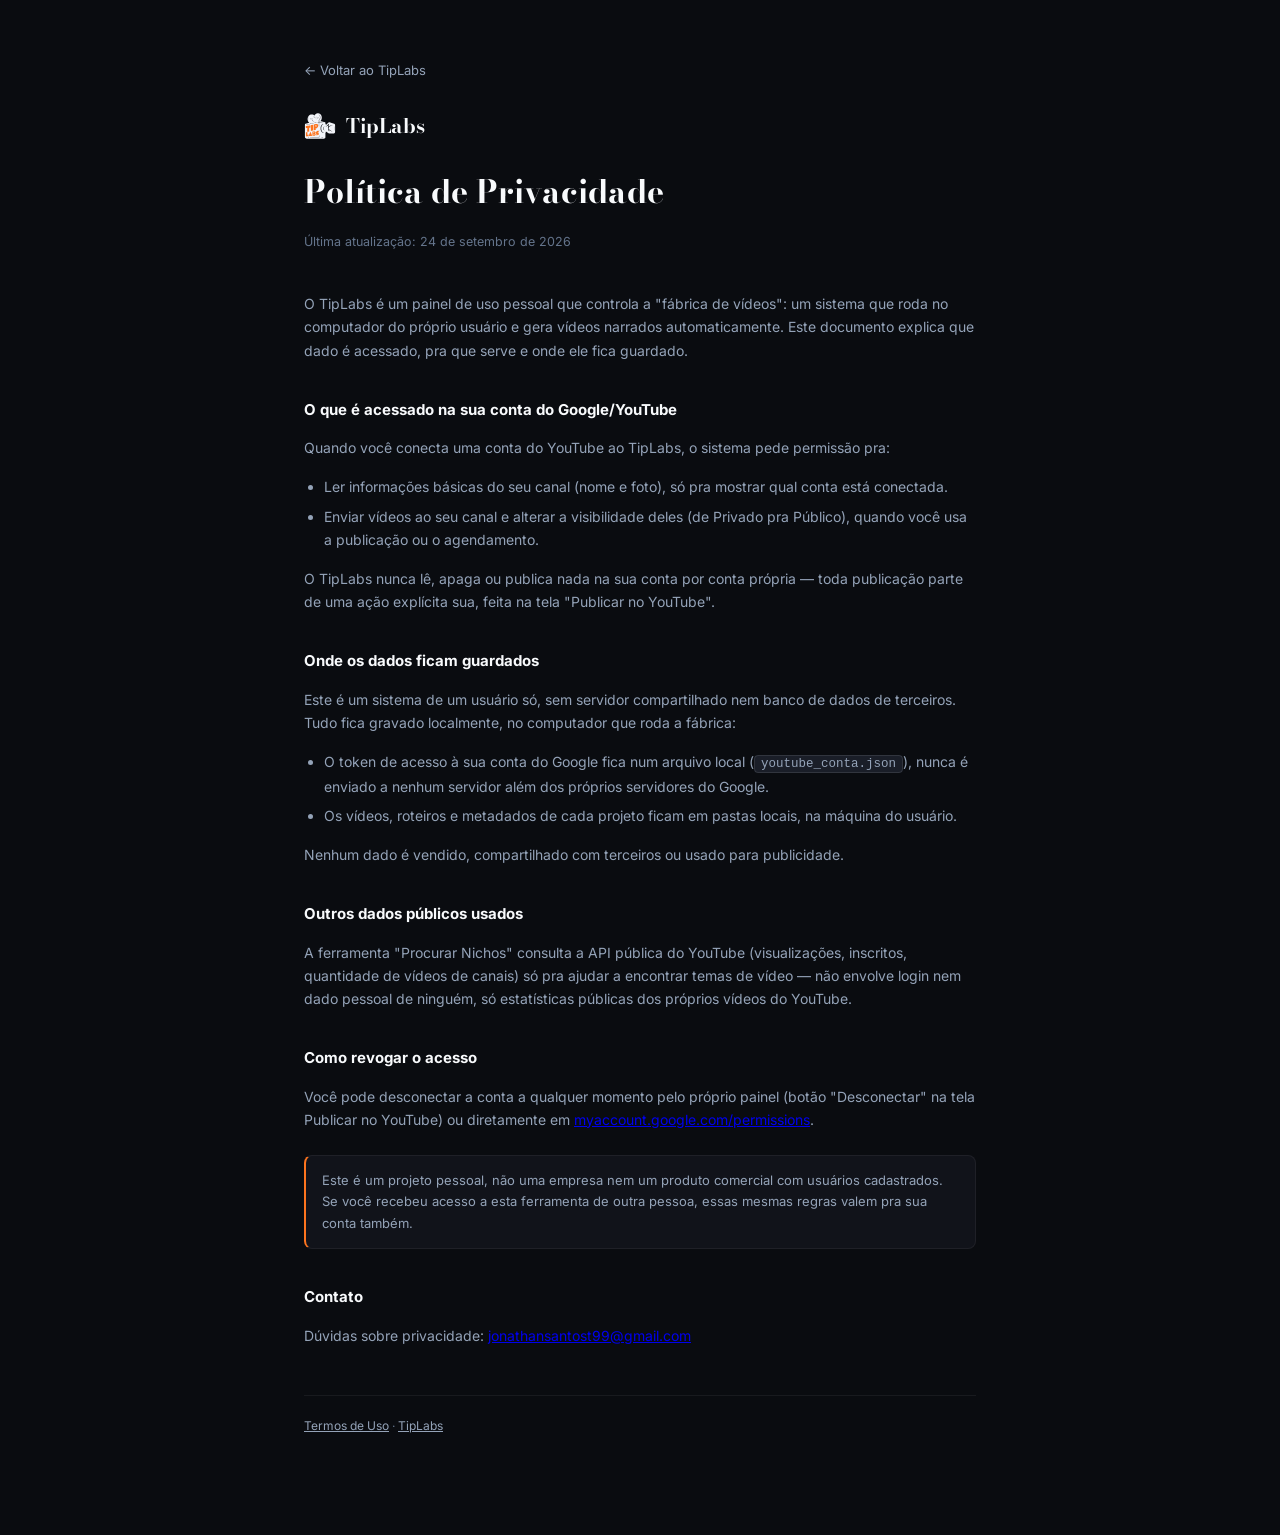
<file: privacidade.html>
<!DOCTYPE html>
<html lang="pt-BR">
<head>
  <meta charset="UTF-8">
  <meta name="viewport" content="width=device-width, initial-scale=1.0">
  <title>Política de Privacidade — TipLabs</title>
  <link rel="icon" type="image/svg+xml" href="/img/favicon.svg">
  <link rel="preconnect" href="https://fonts.googleapis.com">
  <link rel="preconnect" href="https://fonts.gstatic.com" crossorigin>
  <link rel="stylesheet" href="https://fonts.googleapis.com/css2?family=Inter:wght@400;500;600;700&family=Bodoni+Moda:opsz,wght@6..96,600;6..96,700&display=swap">
  <style>
    :root {
      --bg-root: #0a0c10;
      --bg-surface: #11131a;
      --bg-card: #1a1e28;
      --border-subtle: rgba(255, 255, 255, 0.06);
      --border-medium: rgba(255, 255, 255, 0.10);
      --text-primary: #f8fafc;
      --text-secondary: #94a3b8;
      --text-muted: #64748b;
      --marca-laranja: #fd741e;
    }
    * { box-sizing: border-box; }
    body {
      margin: 0;
      background: var(--bg-root);
      color: var(--text-primary);
      font-family: 'Inter', -apple-system, BlinkMacSystemFont, sans-serif;
      line-height: 1.65;
    }
    .wrap {
      max-width: 720px;
      margin: 0 auto;
      padding: 56px 24px 100px;
    }
    a.voltar {
      display: inline-flex;
      align-items: center;
      gap: 6px;
      color: var(--text-secondary);
      text-decoration: none;
      font-size: 13px;
      margin-bottom: 28px;
    }
    a.voltar:hover { color: var(--text-primary); }
    .marca {
      display: flex;
      align-items: center;
      gap: 10px;
      margin-bottom: 8px;
    }
    .marca img { width: 32px; height: 32px; }
    .marca span { font-family: 'Bodoni Moda', Georgia, serif; font-size: 20px; font-weight: 700; }
    h1 {
      font-family: 'Bodoni Moda', Georgia, serif;
      font-size: 32px;
      margin: 24px 0 6px;
    }
    .atualizado { color: var(--text-muted); font-size: 12.5px; margin-bottom: 40px; }
    h2 {
      font-size: 15px;
      margin: 36px 0 10px;
      color: var(--text-primary);
    }
    p, li { color: var(--text-secondary); font-size: 14px; }
    ul { padding-left: 20px; }
    li { margin-bottom: 6px; }
    .aviso {
      background: var(--bg-surface);
      border: 1px solid var(--border-subtle);
      border-left: 2px solid var(--marca-laranja);
      border-radius: 8px;
      padding: 14px 16px;
      font-size: 13px;
      color: var(--text-secondary);
      margin: 24px 0;
    }
    code {
      background: var(--bg-card);
      border: 1px solid var(--border-medium);
      border-radius: 4px;
      padding: 1px 6px;
      font-size: 12.5px;
    }
    footer {
      margin-top: 48px;
      padding-top: 20px;
      border-top: 1px solid var(--border-subtle);
      font-size: 12px;
      color: var(--text-muted);
    }
    footer a { color: var(--text-secondary); }
  </style>
</head>
<body>
  <div class="wrap">
    <a class="voltar" href="/">← Voltar ao TipLabs</a>
    <div class="marca">
      <img src="/img/logo-tiplabs.svg" alt="">
      <span>TipLabs</span>
    </div>
    <h1>Política de Privacidade</h1>
    <p class="atualizado">Última atualização: 24 de setembro de 2026</p>

    <p>O TipLabs é um painel de uso pessoal que controla a "fábrica de vídeos": um sistema que roda no computador do próprio usuário e gera vídeos narrados automaticamente. Este documento explica que dado é acessado, pra que serve e onde ele fica guardado.</p>

    <h2>O que é acessado na sua conta do Google/YouTube</h2>
    <p>Quando você conecta uma conta do YouTube ao TipLabs, o sistema pede permissão pra:</p>
    <ul>
      <li>Ler informações básicas do seu canal (nome e foto), só pra mostrar qual conta está conectada.</li>
      <li>Enviar vídeos ao seu canal e alterar a visibilidade deles (de Privado pra Público), quando você usa a publicação ou o agendamento.</li>
    </ul>
    <p>O TipLabs nunca lê, apaga ou publica nada na sua conta por conta própria — toda publicação parte de uma ação explícita sua, feita na tela "Publicar no YouTube".</p>

    <h2>Onde os dados ficam guardados</h2>
    <p>Este é um sistema de um usuário só, sem servidor compartilhado nem banco de dados de terceiros. Tudo fica gravado localmente, no computador que roda a fábrica:</p>
    <ul>
      <li>O token de acesso à sua conta do Google fica num arquivo local (<code>youtube_conta.json</code>), nunca é enviado a nenhum servidor além dos próprios servidores do Google.</li>
      <li>Os vídeos, roteiros e metadados de cada projeto ficam em pastas locais, na máquina do usuário.</li>
    </ul>
    <p>Nenhum dado é vendido, compartilhado com terceiros ou usado para publicidade.</p>

    <h2>Outros dados públicos usados</h2>
    <p>A ferramenta "Procurar Nichos" consulta a API pública do YouTube (visualizações, inscritos, quantidade de vídeos de canais) só pra ajudar a encontrar temas de vídeo — não envolve login nem dado pessoal de ninguém, só estatísticas públicas dos próprios vídeos do YouTube.</p>

    <h2>Como revogar o acesso</h2>
    <p>Você pode desconectar a conta a qualquer momento pelo próprio painel (botão "Desconectar" na tela Publicar no YouTube) ou diretamente em <a href="https://myaccount.google.com/permissions" target="_blank" rel="noopener">myaccount.google.com/permissions</a>.</p>

    <div class="aviso">
      Este é um projeto pessoal, não uma empresa nem um produto comercial com usuários cadastrados. Se você recebeu acesso a esta ferramenta de outra pessoa, essas mesmas regras valem pra sua conta também.
    </div>

    <h2>Contato</h2>
    <p>Dúvidas sobre privacidade: <a href="mailto:jonathansantost99@gmail.com">jonathansantost99@gmail.com</a></p>

    <footer>
      <a href="/termos">Termos de Uso</a> · <a href="/">TipLabs</a>
    </footer>
  </div>
</body>
</html>
</file>
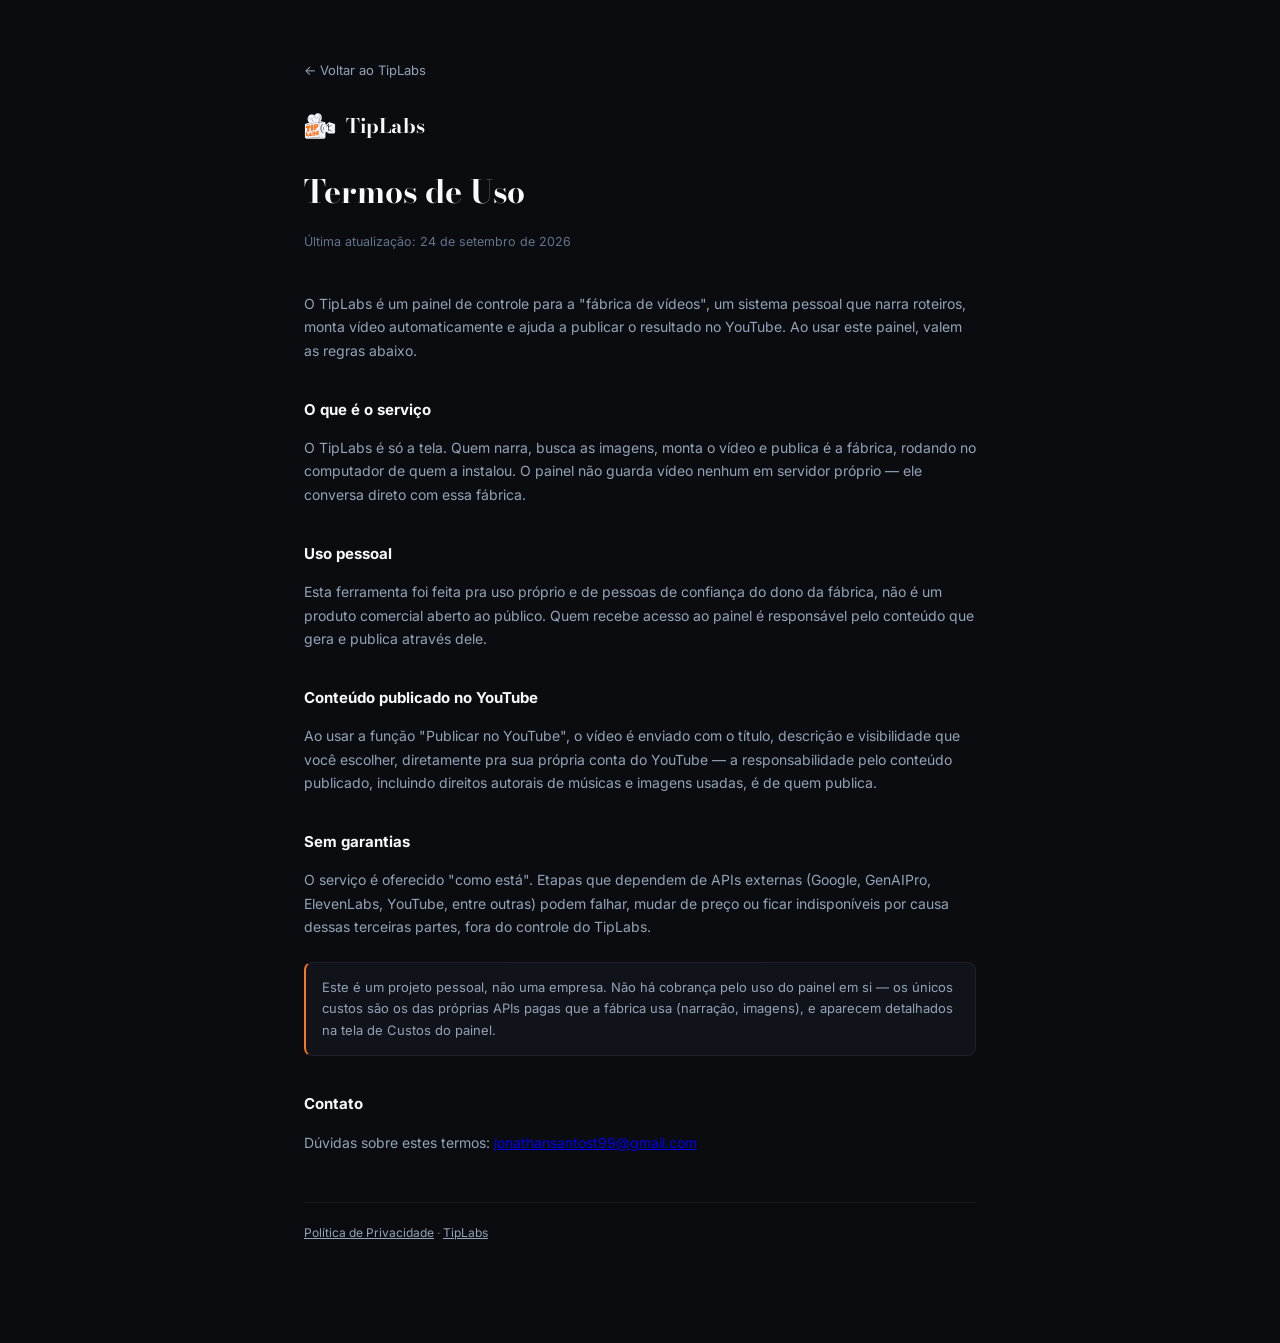
<file: termos.html>
<!DOCTYPE html>
<html lang="pt-BR">
<head>
  <meta charset="UTF-8">
  <meta name="viewport" content="width=device-width, initial-scale=1.0">
  <title>Termos de Uso — TipLabs</title>
  <link rel="icon" type="image/svg+xml" href="/img/favicon.svg">
  <link rel="preconnect" href="https://fonts.googleapis.com">
  <link rel="preconnect" href="https://fonts.gstatic.com" crossorigin>
  <link rel="stylesheet" href="https://fonts.googleapis.com/css2?family=Inter:wght@400;500;600;700&family=Bodoni+Moda:opsz,wght@6..96,600;6..96,700&display=swap">
  <style>
    :root {
      --bg-root: #0a0c10;
      --bg-surface: #11131a;
      --bg-card: #1a1e28;
      --border-subtle: rgba(255, 255, 255, 0.06);
      --border-medium: rgba(255, 255, 255, 0.10);
      --text-primary: #f8fafc;
      --text-secondary: #94a3b8;
      --text-muted: #64748b;
      --marca-laranja: #fd741e;
    }
    * { box-sizing: border-box; }
    body {
      margin: 0;
      background: var(--bg-root);
      color: var(--text-primary);
      font-family: 'Inter', -apple-system, BlinkMacSystemFont, sans-serif;
      line-height: 1.65;
    }
    .wrap {
      max-width: 720px;
      margin: 0 auto;
      padding: 56px 24px 100px;
    }
    a.voltar {
      display: inline-flex;
      align-items: center;
      gap: 6px;
      color: var(--text-secondary);
      text-decoration: none;
      font-size: 13px;
      margin-bottom: 28px;
    }
    a.voltar:hover { color: var(--text-primary); }
    .marca {
      display: flex;
      align-items: center;
      gap: 10px;
      margin-bottom: 8px;
    }
    .marca img { width: 32px; height: 32px; }
    .marca span { font-family: 'Bodoni Moda', Georgia, serif; font-size: 20px; font-weight: 700; }
    h1 {
      font-family: 'Bodoni Moda', Georgia, serif;
      font-size: 32px;
      margin: 24px 0 6px;
    }
    .atualizado { color: var(--text-muted); font-size: 12.5px; margin-bottom: 40px; }
    h2 {
      font-size: 15px;
      margin: 36px 0 10px;
      color: var(--text-primary);
    }
    p, li { color: var(--text-secondary); font-size: 14px; }
    ul { padding-left: 20px; }
    li { margin-bottom: 6px; }
    .aviso {
      background: var(--bg-surface);
      border: 1px solid var(--border-subtle);
      border-left: 2px solid var(--marca-laranja);
      border-radius: 8px;
      padding: 14px 16px;
      font-size: 13px;
      color: var(--text-secondary);
      margin: 24px 0;
    }
    footer {
      margin-top: 48px;
      padding-top: 20px;
      border-top: 1px solid var(--border-subtle);
      font-size: 12px;
      color: var(--text-muted);
    }
    footer a { color: var(--text-secondary); }
  </style>
</head>
<body>
  <div class="wrap">
    <a class="voltar" href="/">← Voltar ao TipLabs</a>
    <div class="marca">
      <img src="/img/logo-tiplabs.svg" alt="">
      <span>TipLabs</span>
    </div>
    <h1>Termos de Uso</h1>
    <p class="atualizado">Última atualização: 24 de setembro de 2026</p>

    <p>O TipLabs é um painel de controle para a "fábrica de vídeos", um sistema pessoal que narra roteiros, monta vídeo automaticamente e ajuda a publicar o resultado no YouTube. Ao usar este painel, valem as regras abaixo.</p>

    <h2>O que é o serviço</h2>
    <p>O TipLabs é só a tela. Quem narra, busca as imagens, monta o vídeo e publica é a fábrica, rodando no computador de quem a instalou. O painel não guarda vídeo nenhum em servidor próprio — ele conversa direto com essa fábrica.</p>

    <h2>Uso pessoal</h2>
    <p>Esta ferramenta foi feita pra uso próprio e de pessoas de confiança do dono da fábrica, não é um produto comercial aberto ao público. Quem recebe acesso ao painel é responsável pelo conteúdo que gera e publica através dele.</p>

    <h2>Conteúdo publicado no YouTube</h2>
    <p>Ao usar a função "Publicar no YouTube", o vídeo é enviado com o título, descrição e visibilidade que você escolher, diretamente pra sua própria conta do YouTube — a responsabilidade pelo conteúdo publicado, incluindo direitos autorais de músicas e imagens usadas, é de quem publica.</p>

    <h2>Sem garantias</h2>
    <p>O serviço é oferecido "como está". Etapas que dependem de APIs externas (Google, GenAIPro, ElevenLabs, YouTube, entre outras) podem falhar, mudar de preço ou ficar indisponíveis por causa dessas terceiras partes, fora do controle do TipLabs.</p>

    <div class="aviso">
      Este é um projeto pessoal, não uma empresa. Não há cobrança pelo uso do painel em si — os únicos custos são os das próprias APIs pagas que a fábrica usa (narração, imagens), e aparecem detalhados na tela de Custos do painel.
    </div>

    <h2>Contato</h2>
    <p>Dúvidas sobre estes termos: <a href="mailto:jonathansantost99@gmail.com">jonathansantost99@gmail.com</a></p>

    <footer>
      <a href="/privacidade">Política de Privacidade</a> · <a href="/">TipLabs</a>
    </footer>
  </div>
</body>
</html>
</file>
